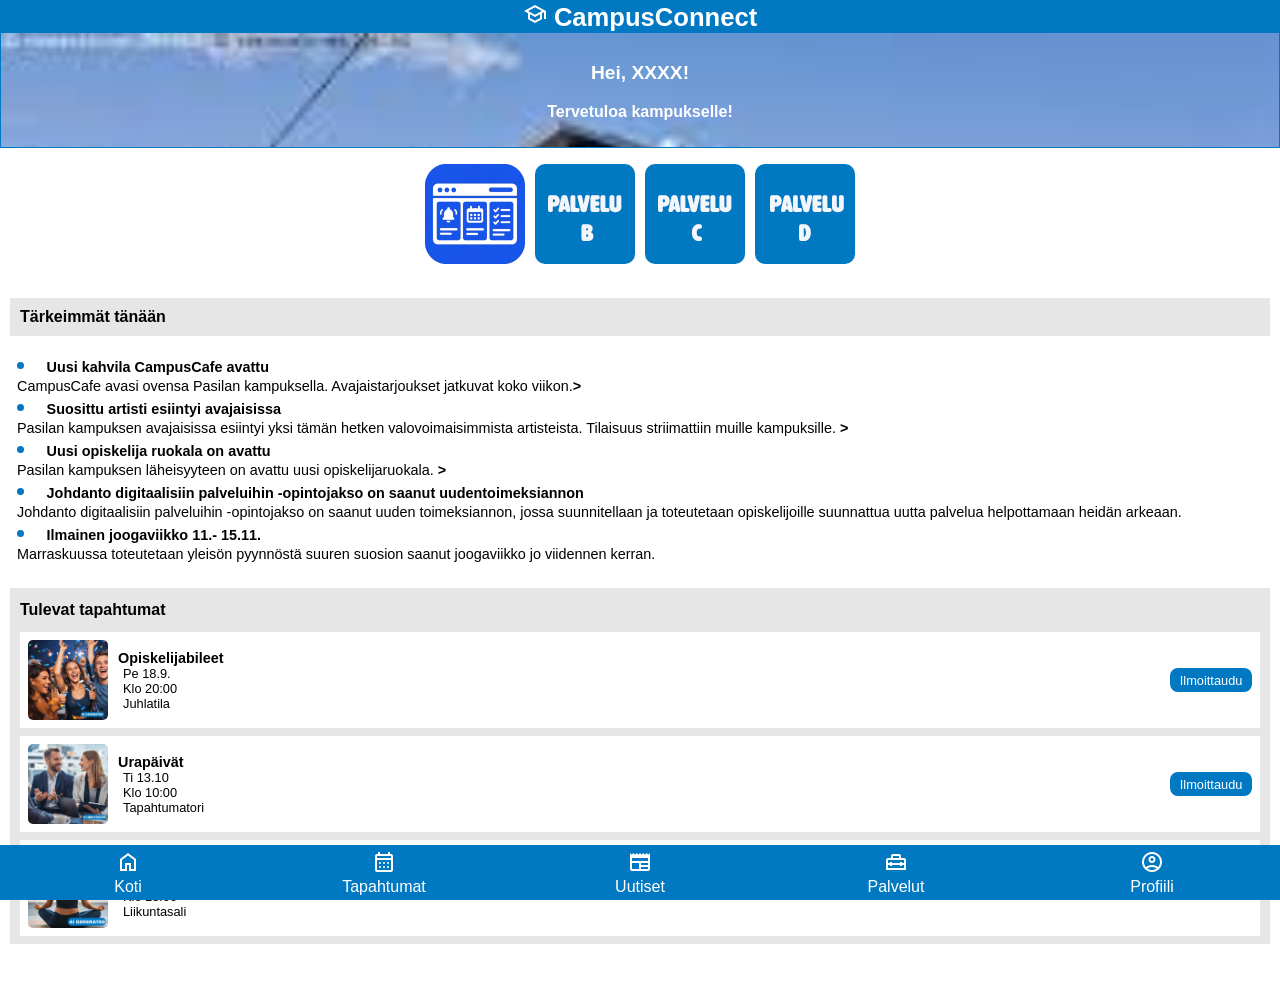
<file: index.html>
<!DOCTYPE html>
<html lang="fi">
<head>

<title>CampusConnect</title>

<meta charset="UTF-8">
<meta name="viewport" content="width=device-width, initial-scale=1.0">
<meta name="author" content="Elina">

<link rel="manifest" href="manifest.json">

<meta name="theme-color" content="#0079C2">

<link href="style.css"  rel="stylesheet" type="text/css">


<link
  rel="stylesheet"
  href="https://fonts.googleapis.com/css2?family=Material+Symbols+Outlined"
>



</head>
<body>

<header>    
  <h1><span class="material-symbols-outlined">school</span> CampusConnect</h1>
  <!-- ylätunnisteessa taustakuva ja tervetuloteksti -->
  <div class="welcome">
    <p class="hello">Hei, XXXX!</p>
    <p>Tervetuloa kampukselle!</p>
  </div>
</header>

<main>
  
  <!-- Pikapalvelut -->
  <!-- Liitä näihin kuvakkeet ja linkit. -->
  <section id="quick-services">    
    <a href="https://atterai.github.io/CampusConnect-Dashboard/" class="service-btn"><img src="palvelut/kuvat_palvelut/logo-removebg-preview.png" alt="Dashboard"></a>
    <a href="#" class="service-btn"><img src="palvelut/kuvat_palvelut/palvelu_B.png" alt="palveluB"></a>
    <a href="#" class="service-btn"><img src="palvelut/kuvat_palvelut/palvelu_C.png" alt="palveluC"></a>
    <a href="#" class="service-btn"><img src="palvelut/kuvat_palvelut/palvelu_D.png" alt="palvelu_D"></a>    
  </section>

  <!-- Dashboard: uutiset ja tapahtumat -->
  <section id="dashboard">
    <div id="news">
      <h2>Tärkeimmät tänään</h2>
      <ul>
        <!-- start-luokalla nostetaan uutiset etusivulle mobiilissa -->
        <li class="start"><a href="uutiset/uutinen_campuscafe.html"><span>Uusi kahvila CampusCafe avattu</span><br>CampusCafe avasi ovensa Pasilan kampuksella. Avajaistarjoukset jatkuvat koko viikon.<span>&gt;</span></a></li>
        <li class="start"><a><span>Suosittu artisti esiintyi avajaisissa</span><br>
        Pasilan kampuksen avajaisissa esiintyi yksi tämän hetken valovoimaisimmista artisteista. Tilaisuus striimattiin muille kampuksille. <span>&gt;</span></a></li>
        <li><a href=""><span>Uusi opiskelija ruokala on avattu</span> <br>
        Pasilan kampuksen läheisyyteen on avattu uusi opiskelijaruokala. <span>&gt;</span></a>
        </li>
        <li><span>Johdanto digitaalisiin palveluihin -opintojakso on saanut uudentoimeksiannon</span><br>Johdanto digitaalisiin palveluihin -opintojakso on saanut uuden toimeksiannon, jossa suunnitellaan ja toteutetaan opiskelijoille suunnattua uutta palvelua helpottamaan heidän arkeaan.</li>
        <li><span>Ilmainen joogaviikko 11.- 15.11. </span><br>Marraskuussa toteutetaan yleisön pyynnöstä suuren suosion saanut joogaviikko jo viidennen kerran.</li>
      </ul>
    </div>

    <div id="events">
      <h2>Tulevat tapahtumat</h2>

      <!-- tapahtumakortit: kuva, otsikko, luettelossa tiedot, linkki ilmoittautumislomakkeeseen -->
      <div class="events-item">
        <img src="kuvat/juhlat_AI.png" alt="AI:illa tuotettu kuva juhlista">
        <div>
        <h3>Opiskelijabileet</h3>
          <ul><li>Pe 18.9.</li>
              <li>Klo 20:00</li>
              <li>Juhlatila</li>
              </ul>
       </div>
       <!-- lomakkeet eivät ole vielä käytössä, joten niihin ei ole linkkejä -->
        <a class="btn-event">Ilmoittaudu</a>
      </div>

      <div class="events-item">
      <img src="kuvat/ura_AI.png" alt="AI:illa tuotettu kuva kahden ihmisen tapaamisesta">
        <div>
        <h3>Urapäivät</h3>
          <ul><li>Ti 13.10</li>
              <li>Klo 10:00</li>
              <li> Tapahtumatori</li>
              </ul>
       </div>        
        <a class="btn-event">Ilmoittaudu</a>
      </div>

      <div class="events-item">  
        <img src="kuvat/jooga_AI.png" alt="AI:illa tuotettu kuva joogaavasta naisesta">
        <div>
        <h3>Joogasessio</h3>
          <ul><li>Ke 25.11.</li>
              <li>Klo 15:00</li>
              <li>Liikuntasali</li>
              </ul>
       </div>        
        <a class="btn-event">Ilmoittaudu</a>
      </div>
    
  </div>
  </section>

</main>
<footer>
  <!-- linkit portaalin eri osiin -->
 
   	 <a href="index.html">   <span class="material-symbols-outlined">home</span><br> Koti</a>    
    <a href=""><span class="material-symbols-outlined">calendar_month</span> <br>
  Tapahtumat</a>   
  <a href="uutiset.html"> <span class="material-symbols-outlined">newspaper</span><br>
  Uutiset</a>   
   <a href="palvelut.html"><span class="material-symbols-outlined">home_repair_service</span> <br>    Palvelut</a>    
    <a href=""><span class="material-symbols-outlined">account_circle</span><br>  Profiili</a>
    
</footer>

</body>
</html>
</file>
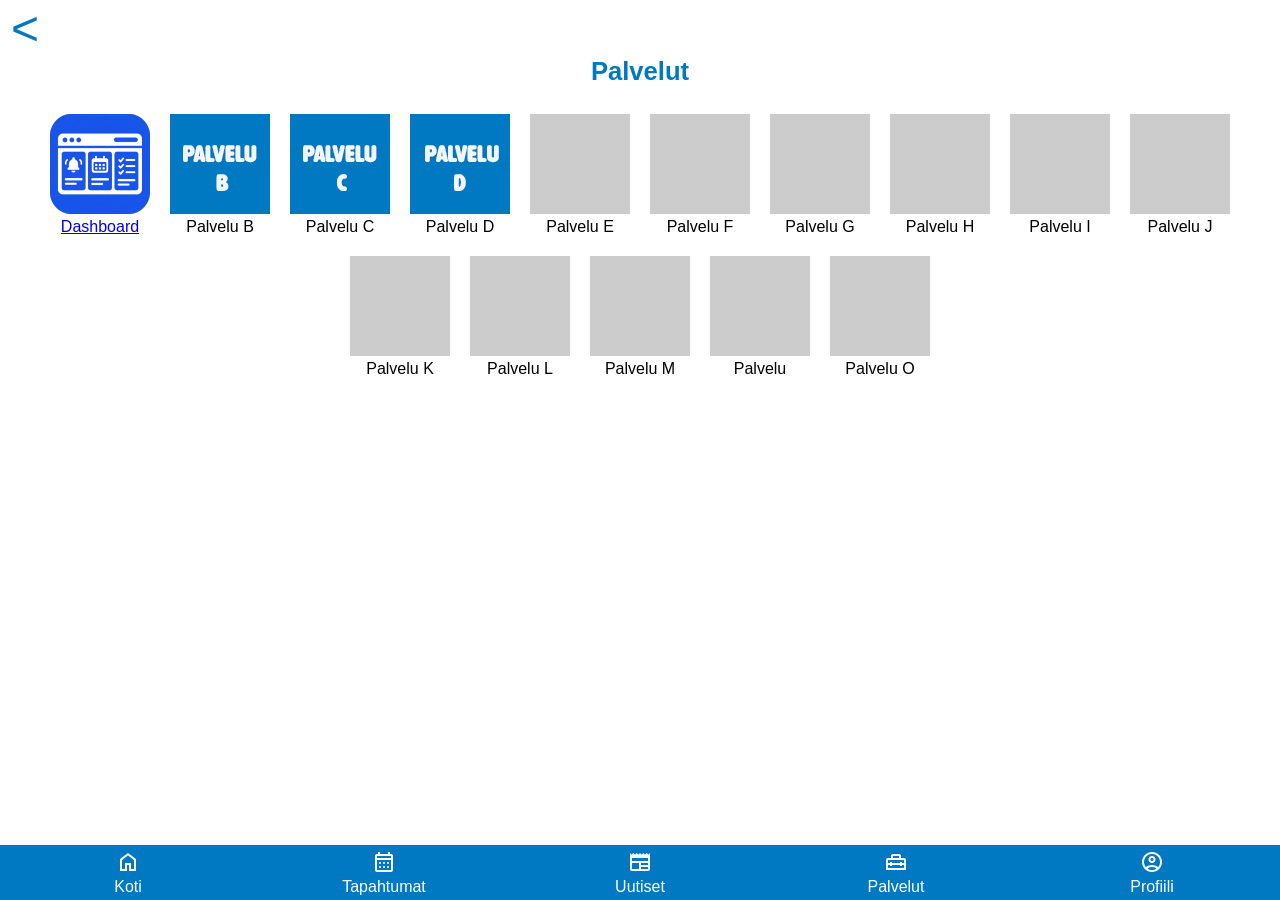
<file: palvelut.html>
<!DOCTYPE html>
<html lang="fi">

<head>

  <title>CampusConnect | Palvelut</title>

  <meta name="color-scheme" content="only light">

  <meta charset="UTF-8">
  <meta name="viewport" content="width=device-width, initial-scale=1.0">
  <meta name="author" content="Elina">

  <meta name="theme-color" content="#0079C2">
  
  <link href="style.css" rel="stylesheet" type="text/css">

 <link
  rel="stylesheet"
  href="https://fonts.googleapis.com/css2?family=Material+Symbols+Outlined"
>

  <style>
  /* palvelukuvakkeet ja nimet  rivittyvät näytön leveyden mukaan */ 

main {display: flex; flex-wrap: wrap; text-align: center; padding-bottom: 50px; justify-content: center}

main div {margin:10px}
  </style>


</head>

<body>


  <header class="sub_header">
    <a href="index.html">&lt;</a>
    <h1>Palvelut</h1>

  </header>


  <main>

<div>
<a href="https://atterai.github.io/CampusConnect-Dashboard/"><img src="palvelut/kuvat_palvelut/logo-removebg-preview.png" alt="Dashboard" width="100" height="100"> <br>
Dashboard</a></div>

<div> <img src="palvelut/kuvat_palvelut/palvelu_B.png" alt=""> <br>
Palvelu B</div>

<div> <img src="palvelut/kuvat_palvelut/palvelu_C.png" alt=""> <br>
Palvelu C</div>
<div> <img src="palvelut/kuvat_palvelut/palvelu_D.png" alt=""> <br>
Palvelu D</div>
<div> <img src="palvelut/kuvat_palvelut/palvelu.png" alt=""> <br>
Palvelu E</div>
<div> <img src="palvelut/kuvat_palvelut/palvelu.png" alt=""> <br>
Palvelu F</div>
<div> <img src="palvelut/kuvat_palvelut//palvelu.png" alt=""> <br>
Palvelu G</div>
<div> <img src="palvelut/kuvat_palvelut//palvelu.png" alt=""> <br>
Palvelu H</div>
<div> <img src="palvelut/kuvat_palvelut/palvelu.png" alt=""> <br>
Palvelu I</div>
<div> <img src="palvelut/kuvat_palvelut/palvelu.png" alt=""> <br>
Palvelu J</div>
<div> <img src="palvelut/kuvat_palvelut/palvelu.png" alt=""> <br>
Palvelu K</div>
<div> <img src="palvelut/kuvat_palvelut//palvelu.png" alt=""> <br>
Palvelu L</div>
<div> <img src="palvelut/kuvat_palvelut/palvelu.png" alt=""> <br>
Palvelu M</div>
<div> <img src="palvelut/kuvat_palvelut/palvelu.png" alt=""> <br>
Palvelu <Noscript></Noscript></div>
<div> <img src="palvelut/kuvat_palvelut/palvelu.png" alt=""> <br>
Palvelu O</div>

  </main>
  <footer>
  <!-- linkit portaalin eri osiin -->
 
   	 <a href="index.html">   <span class="material-symbols-outlined">home</span><br> Koti</a>    
    <a href=""><span class="material-symbols-outlined">calendar_month</span> <br>
  Tapahtumat</a>   
  <a href="uutiset.html"> <span class="material-symbols-outlined">newspaper</span><br>
  Uutiset</a>   
   <a href="palvelut.html"><span class="material-symbols-outlined">home_repair_service</span> <br>    Palvelut</a>    
    <a href=""><span class="material-symbols-outlined">account_circle</span><br>  Profiili</a>
    
</footer>

</body>

</html>
</file>
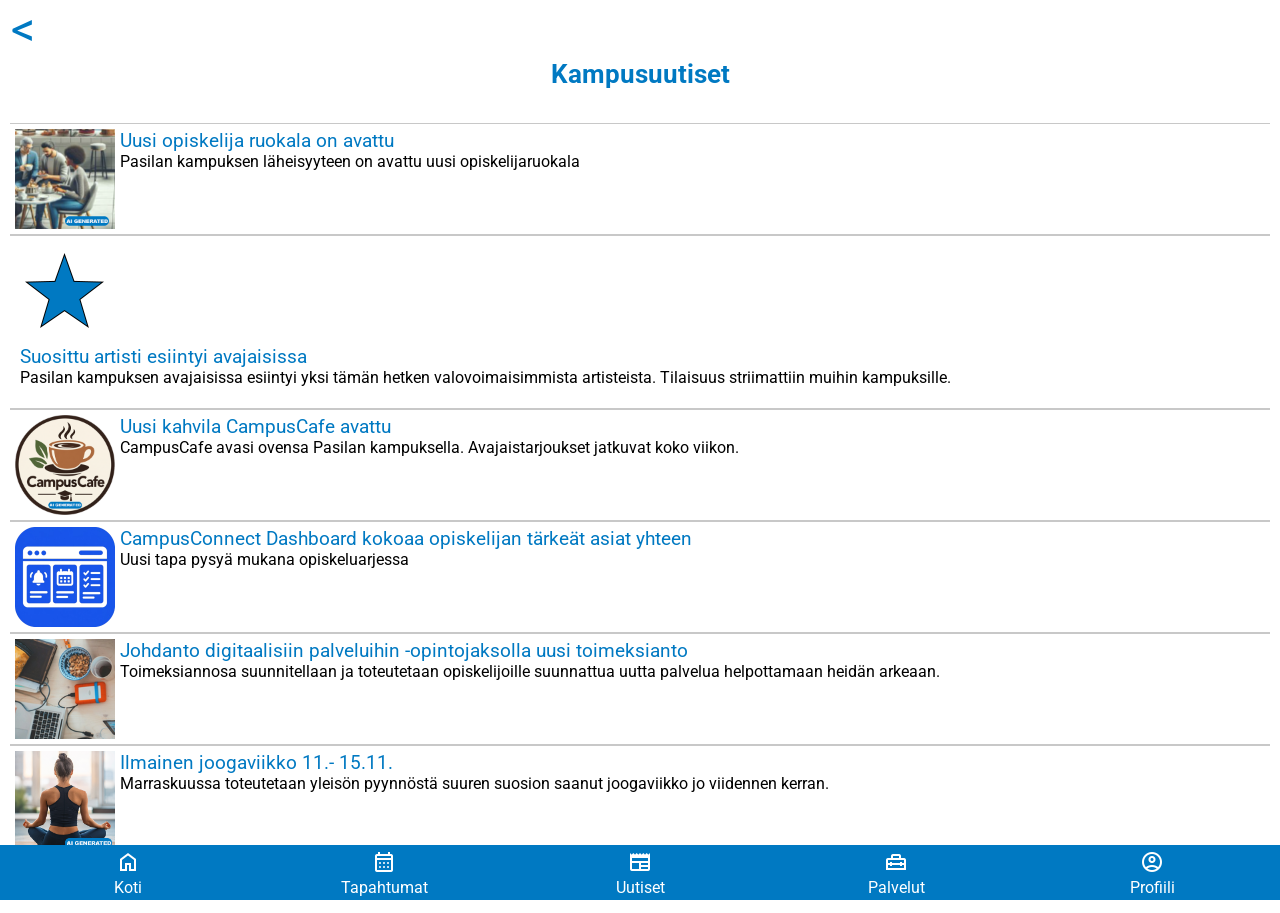
<file: uutiset.html>
<!DOCTYPE html>
<html lang="fi">

<head>

  <title>CampusConnect | Uutiset</title>

  <meta name="color-scheme" content="only light">

  <meta charset="UTF-8">
  <meta name="viewport" content="width=device-width, initial-scale=1.0">
  <meta name="author" content="Elina">

  <meta name="theme-color" content="#0079C2">
  
  <link href="style.css" rel="stylesheet" type="text/css">

<link
  rel="stylesheet"
  href="https://fonts.googleapis.com/css2?family=Material+Symbols+Outlined"
>

  <link rel="preconnect" href="https://fonts.googleapis.com">
  <link rel="preconnect" href="https://fonts.gstatic.com" crossorigin>
  <link href="https://fonts.googleapis.com/css2?family=Roboto:ital,wght@0,100..900;1,100..900&display=swap"
    rel="stylesheet">



  <style>  
  
 li {border-bottom: solid 1px rgb(200, 200, 200);
  border-top: solid 1px rgb(200,200,200);
  display: block; align-items: center; gap:10px; padding:5px}
 img {width: 100px; height: 100px;}
 p {margin-top:0px; padding-left: 5px;}
p span {font-size: 1.2em; color:rgb(0,121,194)}
ul {padding-left: 0px;}
 li a { display: flex; text-decoration: none;color:black}

  </style>

</head>

<body>

  <header class="sub_header">
    <a href="index.html">&lt;</a>
    <h1>Kampusuutiset</h1>

  </header>

  <main id="news_page">
        <ul>
        <li><a><img src="uutiset/kuvat_uutiset/ruokala_AI.png" alt="AI:lla tuotettu kuva ruokalasta"><p><span>Uusi opiskelija ruokala on avattu</span><br>Pasilan kampuksen läheisyyteen on avattu uusi opiskelijaruokala</p></a></li>


        <li><img src="uutiset/kuvat_uutiset/tahti.png" alt="Tähti"><p> <span>Suosittu artisti esiintyi avajaisissa</span>
          <br>Pasilan kampuksen avajaisissa esiintyi yksi tämän hetken valovoimaisimmista artisteista. Tilaisuus striimattiin muihin kampuksille.</p>
        </li>

        <li><a href="uutiset/uutinen_campuscafe.html"><img src="uutiset/kuvat_uutiset/CampusCafe_AI.png" alt="AI:illa tuotettu logo"><p><span>Uusi kahvila CampusCafe avattu</span><br>CampusCafe avasi ovensa Pasilan kampuksella. Avajaistarjoukset jatkuvat koko viikon.</p></a></li>

        <li><a href="uutiset/Uutinen.html"><img src="uutiset/kuvat_uutiset/logo-removebg-preview.png" alt="AI:illa tuotettu logo"><p><span>CampusConnect Dashboard kokoaa opiskelijan tärkeät asiat yhteen</span><br>Uusi tapa pysyä mukana opiskeluarjessa</p></a></li>

        <li><a><img src="uutiset/kuvat_uutiset/ODS.png" alt=""><p><span>Johdanto digitaalisiin palveluihin -opintojaksolla uusi toimeksianto</span><br>Toimeksiannosa suunnitellaan ja toteutetaan opiskelijoille suunnattua uutta palvelua helpottamaan heidän arkeaan.</p></a></li>
        <li><a><img src="uutiset/kuvat_uutiset/jooga_AI.png" alt="AI:iila tuotettu kuva joogaavasta naisesta"><p><span>Ilmainen joogaviikko 11.- 15.11.</span><br>
        Marraskuussa toteutetaan yleisön pyynnöstä suuren suosion saanut joogaviikko jo viidennen kerran.</p></a></li>
      </ul>

  </main>
 <footer>
  <!-- linkit portaalin eri osiin -->
 
   	 <a href="index.html">   <span class="material-symbols-outlined">home</span><br> Koti</a>    
    <a href=""><span class="material-symbols-outlined">calendar_month</span> <br>
  Tapahtumat</a>   
  <a href="uutiset.html"> <span class="material-symbols-outlined">newspaper</span><br>
  Uutiset</a>   
   <a href="palvelut.html"><span class="material-symbols-outlined">home_repair_service</span> <br>    Palvelut</a>    
    <a href=""><span class="material-symbols-outlined">account_circle</span><br>  Profiili</a>
    
</footer>
</body>

</html>
</file>
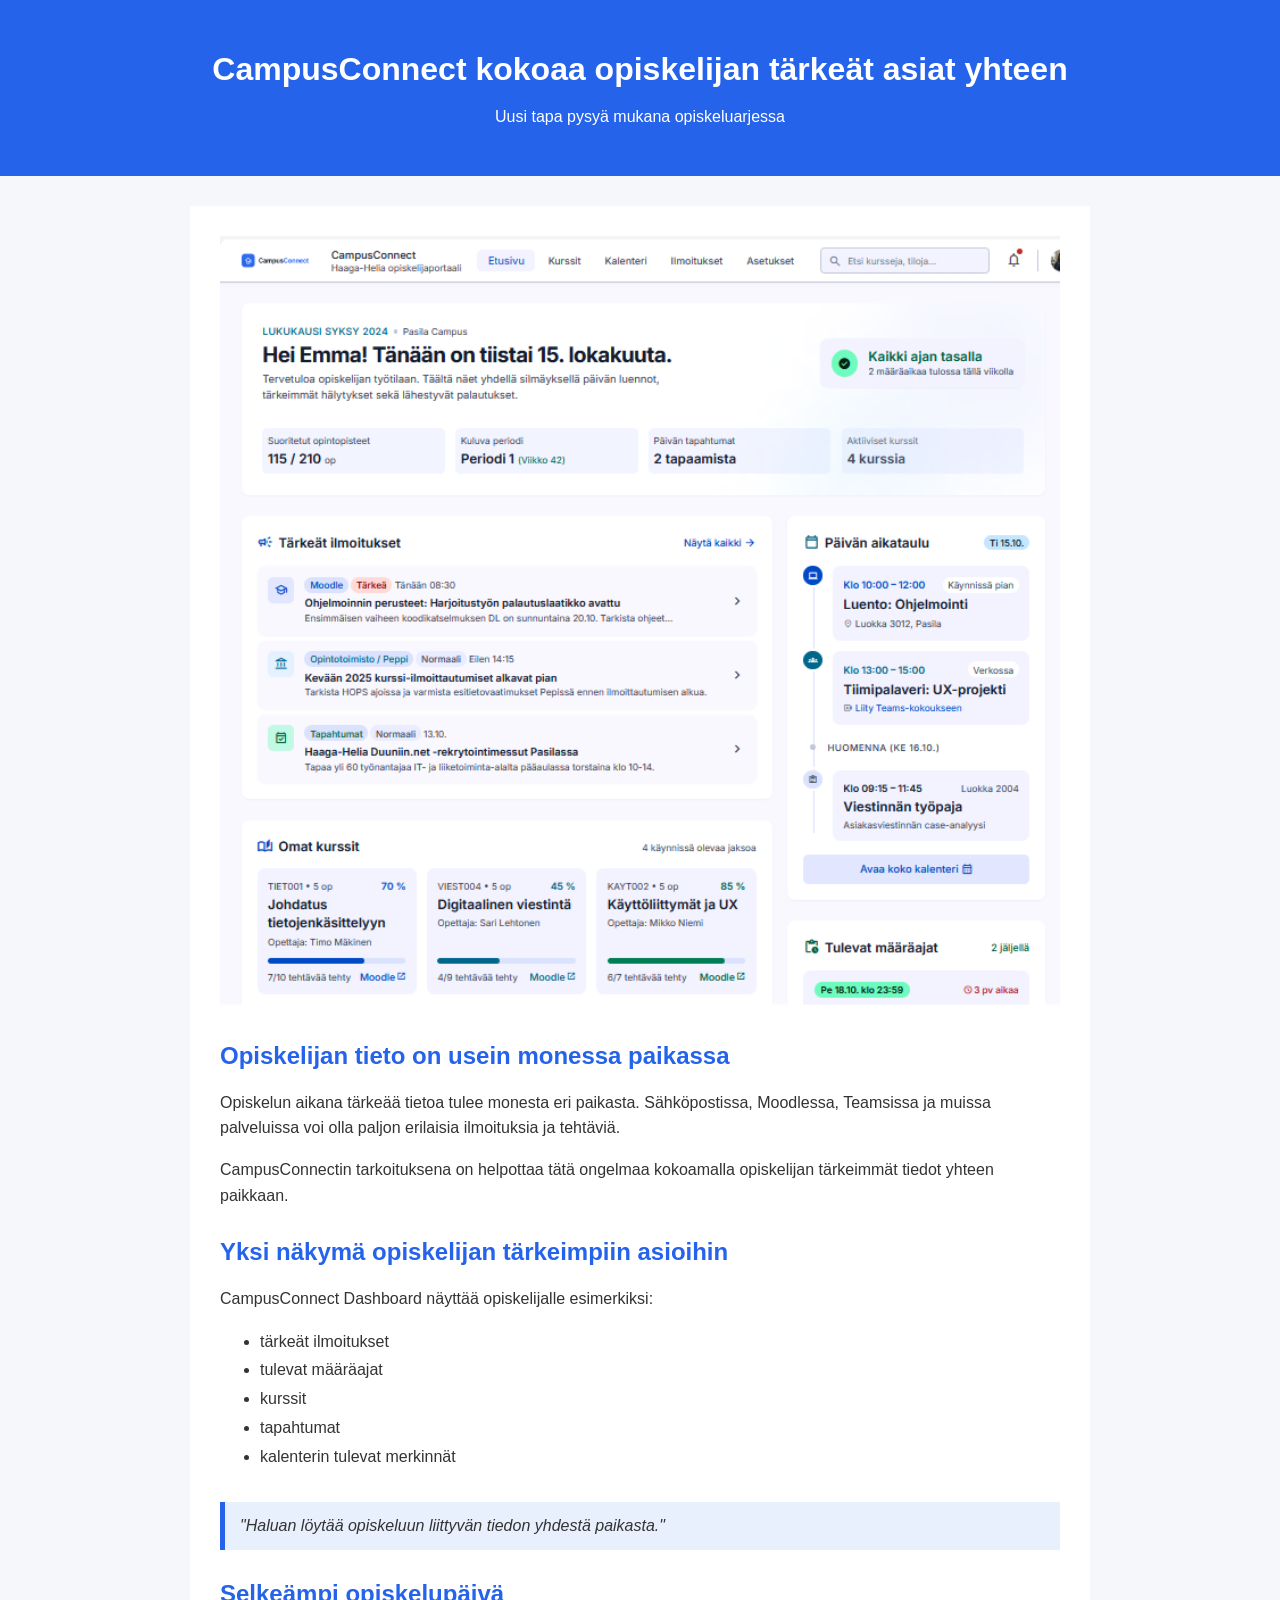
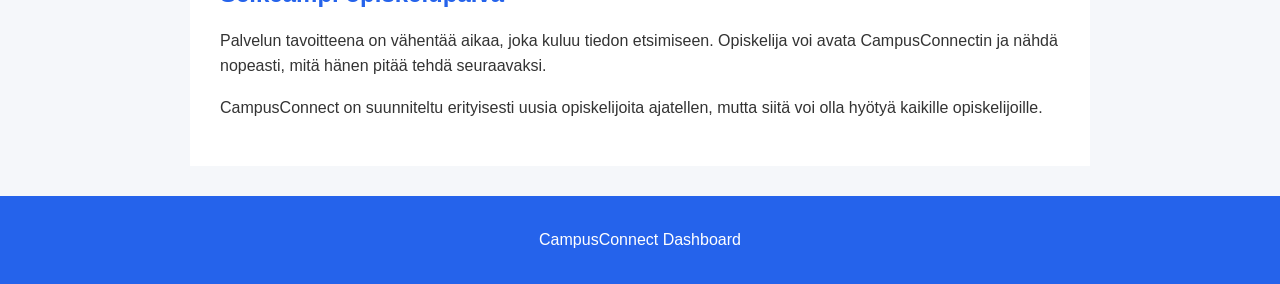
<file: uutiset/Uutinen.html>
<!DOCTYPE html>
<html lang="fi">
<head>
    <meta charset="UTF-8">
    <meta name="viewport" content="width=device-width, initial-scale=1.0">
    <title>CampusConnect - Kaikki tärkeä tieto yhdessä paikassa</title>
    <link rel="stylesheet" href="style.css">
</head>

<body>

    <header>
        <h1>CampusConnect kokoaa opiskelijan tärkeät asiat yhteen</h1>
        <p>Uusi tapa pysyä mukana opiskeluarjessa</p>
    </header>

    <main>

        <article>

            <img src="campusconnect.png" alt="CampusConnect opiskelijan dashboard">

            <h2>Opiskelijan tieto on usein monessa paikassa</h2>

            <p>
                Opiskelun aikana tärkeää tietoa tulee monesta eri paikasta.
                Sähköpostissa, Moodlessa, Teamsissa ja muissa palveluissa
                voi olla paljon erilaisia ilmoituksia ja tehtäviä.
            </p>

            <p>
                CampusConnectin tarkoituksena on helpottaa tätä ongelmaa
                kokoamalla opiskelijan tärkeimmät tiedot yhteen paikkaan.
            </p>

            <h2>Yksi näkymä opiskelijan tärkeimpiin asioihin</h2>

            <p>
                CampusConnect Dashboard näyttää opiskelijalle esimerkiksi:
            </p>

            <ul>
                <li>tärkeät ilmoitukset</li>
                <li>tulevat määräajat</li>
                <li>kurssit</li>
                <li>tapahtumat</li>
                <li>kalenterin tulevat merkinnät</li>
            </ul>

            <blockquote>
                "Haluan löytää opiskeluun liittyvän tiedon yhdestä paikasta."
            </blockquote>

            <h2>Selkeämpi opiskelupäivä</h2>

            <p>
                Palvelun tavoitteena on vähentää aikaa, joka kuluu tiedon
                etsimiseen. Opiskelija voi avata CampusConnectin ja nähdä
                nopeasti, mitä hänen pitää tehdä seuraavaksi.
            </p>

            <p>
                CampusConnect on suunniteltu erityisesti uusia opiskelijoita
                ajatellen, mutta siitä voi olla hyötyä kaikille opiskelijoille.
            </p>

        </article>

    </main>

    <footer>
        <p>CampusConnect Dashboard</p>
    </footer>

</body>
</html>
</file>
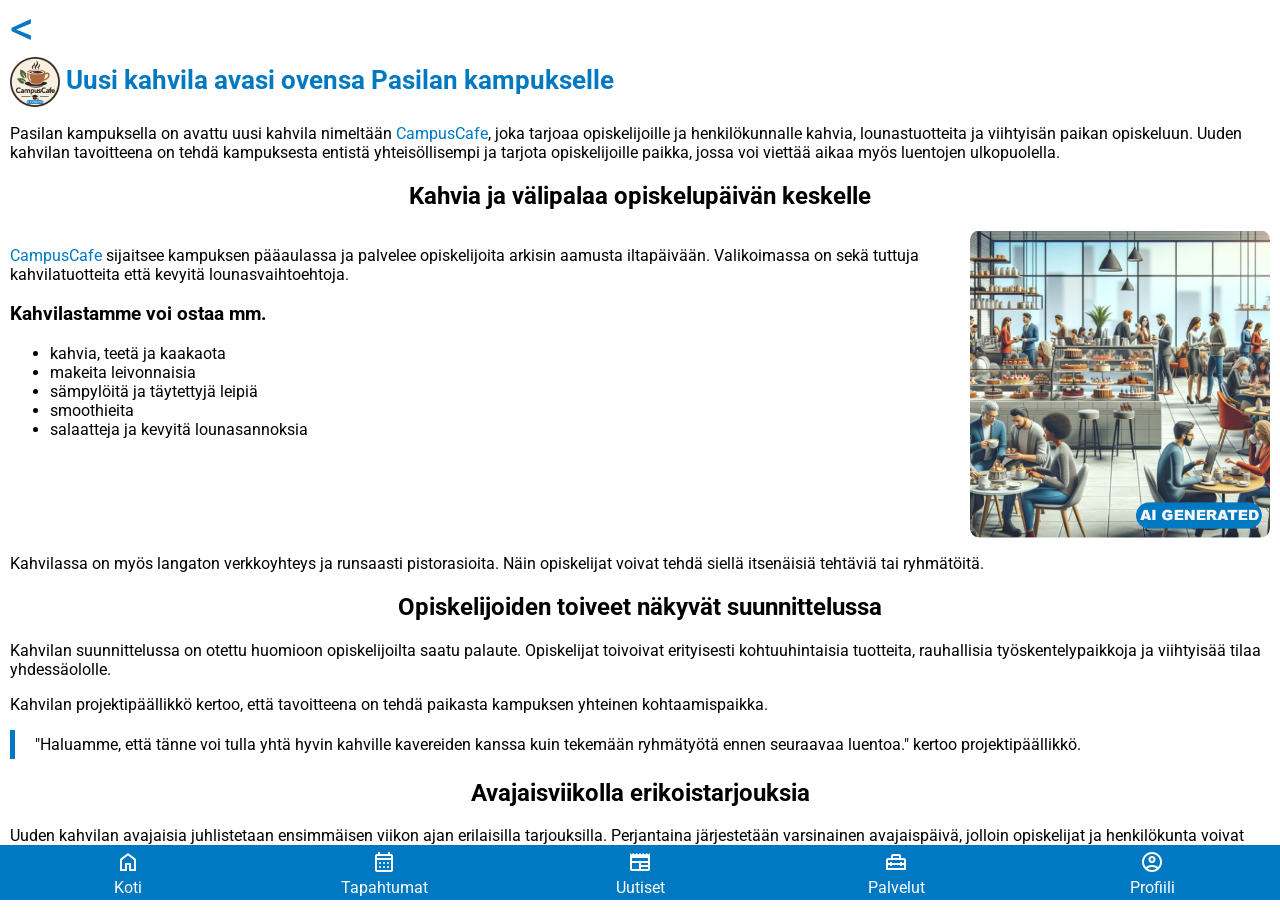
<file: uutiset/uutinen_campuscafe.html>
<!DOCTYPE html>
<html lang="fi">

<head>
  <title>Uusi kahvila avattu kampukselle</title>

  <meta charset="UTF-8">
  <meta name="viewport" content="width=device-width, initial-scale=1.0">

  <meta name="theme-color" content="#0079C2">

<link
  rel="stylesheet"
  href="https://fonts.googleapis.com/css2?family=Material+Symbols+Outlined"
>

   <link rel="preconnect" href="https://fonts.googleapis.com">
<link rel="preconnect" href="https://fonts.gstatic.com" crossorigin>
<link href="https://fonts.googleapis.com/css2?family=Roboto:ital,wght@0,100..900;1,100..900&display=swap" rel="stylesheet">


  <link href="style_uutiset.css" rel="stylesheet" type="text/css">
</head>


<body>
  <header>
    <!-- ylätunniste ja linkki uutisiin -->
       <a href="../uutiset.html">&lt;</a>
    
  </header>
  <main>
  <h1><img src="kuvat_uutiset/CampusCafe_AI.png" alt=""> Uusi kahvila avasi ovensa Pasilan kampukselle </h1>

  <p>Pasilan kampuksella on avattu uusi kahvila nimeltään <span class="coloraccent ">CampusCafe</span>, joka tarjoaa    opiskelijoille ja henkilökunnalle kahvia, lounastuotteita ja viihtyisän paikan opiskeluun. Uuden kahvilan tavoitteena on tehdä kampuksesta entistä     yhteisöllisempi ja tarjota opiskelijoille paikka, jossa voi viettää aikaa myös luentojen ulkopuolella.</p>

 
  
  <h2>Kahvia ja välipalaa opiskelupäivän keskelle</h2>

  <div class="flex-container">
    
   <div>
  <p><span class="coloraccent">CampusCafe</span> sijaitsee kampuksen pääaulassa ja palvelee opiskelijoita arkisin aamusta iltapäivään. Valikoimassa on sekä tuttuja kahvilatuotteita että kevyitä lounasvaihtoehtoja.</p>  

   <h3>Kahvilastamme voi ostaa mm. </h3>

  <ul>
    <li>kahvia, teetä ja kaakaota </li>
    <li>makeita leivonnaisia</li>
    <li>sämpylöitä ja täytettyjä leipiä </li>
    <li>smoothieita</li>
    <li>salaatteja ja kevyitä lounasannoksia
  </ul>
  </div>
  <img src="kuvat_uutiset/kahvila_AI.png" alt="CampusCafeen tunnelmaa" class="cafe ">
  </div>
  

  <p>Kahvilassa on myös langaton verkkoyhteys ja runsaasti pistorasioita. Näin opiskelijat voivat tehdä siellä itsenäisiä tehtäviä tai ryhmätöitä.</p>

<h2>Opiskelijoiden toiveet näkyvät suunnittelussa</h2>
<p>Kahvilan suunnittelussa on otettu huomioon opiskelijoilta saatu palaute. Opiskelijat toivoivat erityisesti kohtuuhintaisia tuotteita, rauhallisia työskentelypaikkoja ja viihtyisää tilaa yhdessäololle.</p>
 <p>Kahvilan projektipäällikkö kertoo, että tavoitteena on tehdä paikasta kampuksen yhteinen kohtaamispaikka.</p>
<p class="quote">"Haluamme, että tänne voi tulla yhtä hyvin kahville kavereiden kanssa kuin tekemään ryhmätyötä ennen seuraavaa
luentoa." kertoo projektipäällikkö.</p>
<h2>Avajaisviikolla erikoistarjouksia</h2>
<p>Uuden kahvilan avajaisia juhlistetaan ensimmäisen viikon ajan erilaisilla tarjouksilla. Perjantaina järjestetään varsinainen avajaispäivä, jolloin opiskelijat ja henkilökunta voivat tutustua kahvilaan ja antaa palautetta sen toiminnasta.</p>
</main>
<footer>
<!-- alatunniste ja CC:n linkit -->

 
   	 <a href="../index.html">   <span class="material-symbols-outlined">home</span><br> Koti</a>    
    <a href=""><span class="material-symbols-outlined">calendar_month</span> <br>
  Tapahtumat</a>   
  <a href="../uutiset.html"> <span class="material-symbols-outlined">newspaper</span><br>
  Uutiset</a>   
   <a href="../palvelut.html"><span class="material-symbols-outlined">home_repair_service</span> <br>    Palvelut</a>    
    <a href=""><span class="material-symbols-outlined">account_circle</span><br>  Profiili</a>
    
</footer>

</body>

</html>
</file>
<file: style.css>
/* -------------------
     CSS-muuttujat
  ------------------- */
  
:root {

color-scheme: light; 

--color-primary:rgb(0,121,194);   /*HH Blue */
--color-secondary:rgb(202,213,16);  /* HH APPLE GREEN */
--color-accent:rgb(223,0,110);      /* HH PINK */
--color-background:rgb(255,255,255);/* valkoinen */
--color-surface:rgb(230,230,230);   /* harmaa*/
--color-text:rgb(0,0,0); /* musta */
--color-text-secondary:rgb(255,255,255); /*valkoinen*/

--color-background-secondary:var(--color-primary);
--color-accent-secondary:var(--color-accent);
--color-border	: var(--color-primary);

 --font-body: "Roboto", sans-serif;   
 --font-heading : "Roboto", sans-serif; 
 --border-radius: 8px;
}


  /* -------------------
     Yleiset tyylit
  ------------------- */
  body {
    margin: 0;
    font-family: var(--font-body);
    background-color: var(--color-background);
    color: var(--color-text);
    
  }
 
  header {
    background-color: var(--color-background-secondary);
    color: var(--color-text-secondary);
    padding:1px;
    text-align: center;
    font-family: var(--font-heading);
     }


header  a {font-size: 3em;
           color:var(--color-primary);
          text-decoration: none;
          margin-left:10px}

.hello {font-size: 1.2em;}
.welcome {background-image: url(kuvat/koulu.jpg);
background-repeat: no-repeat;
background-size: cover;
padding: 10px;
font-weight: bold;}

h1 {margin:1px 0px; font-size: 1.6rem;}

h3 {margin-bottom:0px}

h2 {font-size: 1.2rem;}

main {padding: 1em 10px 40px 10px}



footer {background-color: var(--color-background-secondary);
  height: 50px;
  width: 100%;
position:fixed;
bottom:0px;
text-align: center;
display: flex;
  padding:5px 0px 0px  0px; 
  color:var(--color-text-secondary);
& a {flex:1; text-decoration: none; color:var(--color-text-secondary)}
}

  /* -------------------
     Pikapalvelut
  ------------------- */
  #quick-services {
    display: flex;
    justify-content:center;
   gap: 10px;
    margin-bottom: 1rem;
  }

  .service-btn img {width: 100%;
    max-width: 100px;
    border-radius: 10px;
   
  }

  /* -------------------
     Kampusuutiset ja tapahtumat
  ------------------- */
 
  #dashboard {
    display: flex;
    flex-direction: column;
    gap: 1rem;
  }
 
  #news {
      & h2 {font-size:1em;background-color: var(--color-surface);
      padding:10px }         
      & a {color:var(--color-text);
           text-decoration: none;}
       & ul { background-color: var(--color-background);       
        padding:0px 0px 5px; margin-bottom: 5px; margin-left:2px;}
       & li::marker {color:var(--color-primary); font-size:1.5em}
           & .start {display:list-item} 
      & li {font-size: 0.9em;
            display: none;
            list-style-position: inside;
            padding-left: 5px;}
      & li span {font-weight: 700;}
        & a {color:var(--color-text);
           text-decoration: none;}
        }
        
#events {background-color: var(--color-surface);    
    padding-left: 10px;
    padding-right: 10px;
   & h2 {font-size:1em;}
   & h3 {font-size: 0.9em;}
   & li {font-size: 0.8em;}}

  .events-item {
    margin-bottom: 0.5rem;
    padding: 0.5rem;
    background-color: var(--color-background);
    display: flex;
    gap:10px;
    align-items: center;

    & img {width: 80px; height: 80px; border-radius:5px}
    & h3 {margin: 0 auto}
    & ul {margin: 0; list-style-type: none;
       padding-left:5px}
    & button {height: 2em;}
    & div {flex:1}}  

.events:last-child {  
  padding-bottom:50px    
  }

  .btn-event {
    background-color: var(--color-background-secondary);
    color:var(--color-text-secondary);
    border: none;
    padding: 0.3rem 0.6rem;
    border-radius: var(--border-radius);
    cursor: pointer;
    font-size: 0.8rem;
  }

/* -------------------
alisivujen headerit 
-----------------------*/
.sub_header { background-color: var(--color-background);
       text-align: left;
   & h1 {color:var(--color-primary); text-align: center;}
    & a {font-size: 3em;
           color:var(--color-primary);
          text-decoration: none;
          margin-left:10px}
    }

 
  /* -------------------
     Responsiivisuus 
  ------------------- */
  @media (min-width: 600px) {
    .dashboard {
      flex-direction: row;
      gap: 1rem;
    }
    .news {
      flex: 1;
    }

  #news li {display: list-item;}
    .events {
      flex: 1;
    }
  }
</file>
<file: uutiset/style.css>
body {
    font-family: Arial, sans-serif;
    background-color: #f5f7fa;
    color: #333333;
    margin: 0;
}

header {
    background-color: #2563eb;
    color: white;
    text-align: center;
    padding: 30px;
}

header h1 {
    margin-bottom: 10px;
}

main {
    max-width: 900px;
    margin: 30px auto;
    padding: 0 20px;
}

article {
    background-color: white;
    padding: 30px;
}

article img {
    width: 100%;
    height: auto;
}

h2 {
    color: #2563eb;
    margin-top: 30px;
}

p {
    line-height: 1.6;
}

ul {
    line-height: 1.8;
}

blockquote {
    border-left: 5px solid #2563eb;
    padding: 15px;
    margin: 30px 0;
    background-color: #e8f0fe;
    font-style: italic;
}

footer {
    background-color: #2563eb;
    color: white;
    text-align: center;
    padding: 15px;
}

/* Pienemmät näytöt */

@media (max-width: 600px) {

    header {
        padding: 20px;
    }

    header h1 {
        font-size: 25px;
    }

    main {
        margin: 15px auto;
        padding: 0 10px;
    }

    article {
        padding: 20px;
    }

    h2 {
        font-size: 22px;
    }

}
</file>
<file: uutiset/style_uutiset.css>
:root {
--color-primary:rgb(0,121,194);   /*HH Blue */
--color-background:rgb(255,255,255);/* valkoinen */
--color-surface:rgb(230,230,230);   /* harmaa*/
--color-text:rgb(0,0,0); /* musta */
--color-text-secondary:rgb(255,255,255); /*valkoinen*/}




body {margin:0;
       color:var(--color-text);
      background-color:var(--color-background);
      font-family: 'Roboto',sans-serif;}

header  a {font-size: 3em;
           color:var(--color-primary);
          text-decoration: none;
          margin-left:10px}

main {padding:0px 10px 40px 10px;}

h1 {color:var(--color-primary);
    margin-top:0px;font-size: 1.6rem;}

h1 img {width: 50px; vertical-align: middle;}

 h2 {text-align:center}

.coloraccent {color:var(--color-primary)}

.quote {border-left:var(--color-primary) solid 5px;
        padding-left: 20px;
        padding-top:5px;
        padding-bottom:5px}

.cafe {width: 80%; max-width:300px; display:block; margin:auto; border-radius:10px}

main {    
    container-type:inline-size ;   
    container-name:column;  
  }

@container column (min-width: 500px) {
      .flex-container { display:flex; 
                           }
  }


footer {background-color:var(--color-primary);
       color:var(--color-text-secondary);
       text-align:center;

       display:flex;
      height:50px;
      width: 100%;
            position:fixed;
            bottom:0px;

          padding:5px 0px 0px 0px; }
 footer a {flex:1; color:var(--color-text-secondary);
           text-decoration: none;}
</file>
